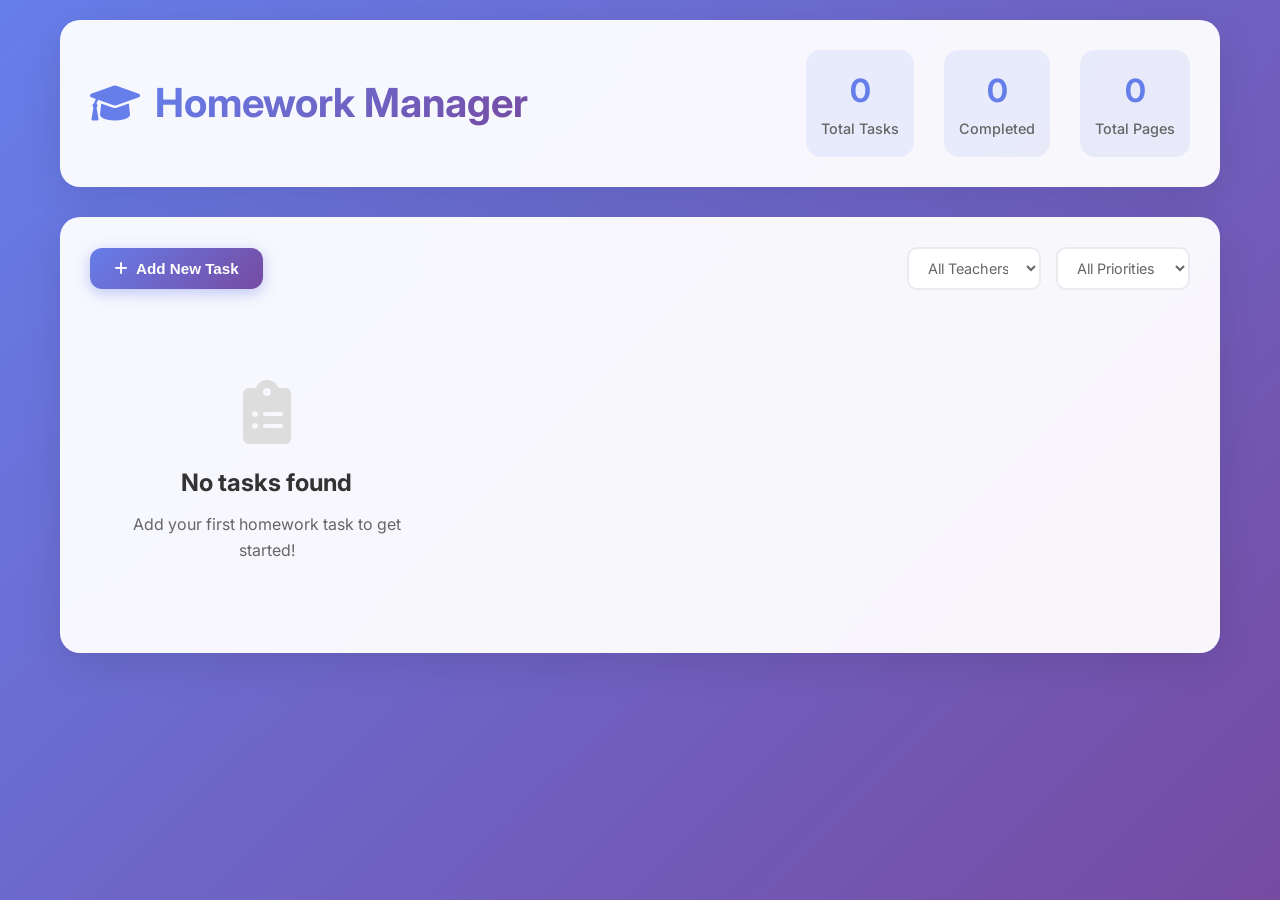
<file: index.html>
<!DOCTYPE html>
<html lang="en">
<head>
    <meta charset="UTF-8">
    <meta name="viewport" content="width=device-width, initial-scale=1.0">
    <title>Homework Todo Manager</title>
    <link rel="stylesheet" href="styles.css">
    <link href="https://cdnjs.cloudflare.com/ajax/libs/font-awesome/6.0.0/css/all.min.css" rel="stylesheet">
    <link href="https://fonts.googleapis.com/css2?family=Inter:wght@300;400;500;600;700&display=swap" rel="stylesheet">
</head>
<body>
    <div class="container">
        <header class="header">
            <div class="header-content">
                <div class="title-section">
                    <i class="fas fa-graduation-cap header-icon"></i>
                    <h1>Homework Manager</h1>
                </div>
                <div class="stats">
                    <div class="stat-item">
                        <span class="stat-number" id="totalTasks">0</span>
                        <span class="stat-label">Total Tasks</span>
                    </div>
                    <div class="stat-item">
                        <span class="stat-number" id="completedTasks">0</span>
                        <span class="stat-label">Completed</span>
                    </div>
                    <div class="stat-item">
                        <span class="stat-number" id="totalPages">0</span>
                        <span class="stat-label">Total Pages</span>
                    </div>
                </div>
            </div>
        </header>

        <div class="main-content">
            <div class="controls">
                <button class="btn btn-primary" id="addTaskBtn">
                    <i class="fas fa-plus"></i>
                    Add New Task
                </button>
                <div class="filters">
                    <select id="filterTeacher" class="filter-select">
                        <option value="">All Teachers</option>
                    </select>
                    <select id="filterPriority" class="filter-select">
                        <option value="">All Priorities</option>
                        <option value="1">Priority 1</option>
                        <option value="2">Priority 2</option>
                        <option value="3">Priority 3</option>
                        <option value="4">Priority 4</option>
                        <option value="5">Priority 5</option>
                        <option value="6">Priority 6</option>
                        <option value="7">Priority 7</option>
                        <option value="8">Priority 8</option>
                        <option value="9">Priority 9</option>
                    </select>
                </div>
            </div>

            <div class="tasks-container" id="tasksContainer">
                <!-- Tasks will be dynamically generated here -->
            </div>
        </div>

        <!-- Add Task Modal -->
        <div class="modal" id="addTaskModal">
            <div class="modal-content">
                <div class="modal-header">
                    <h2>Add New Task</h2>
                    <button class="close-btn" id="closeModal">
                        <i class="fas fa-times"></i>
                    </button>
                </div>
                <form id="taskForm">
                    <div class="form-group">
                        <label for="teacher">Teacher</label>
                        <input type="text" id="teacher" required>
                    </div>
                    <div class="form-group">
                        <label for="task">Task Description</label>
                        <textarea id="task" rows="3" required></textarea>
                    </div>
                    <div class="form-row">
                        <div class="form-group">
                            <label for="pages">Pages</label>
                            <input type="number" id="pages" min="1" required>
                        </div>
                        <div class="form-group">
                            <label for="priority">Priority</label>
                            <select id="priority" required>
                                <option value="">Select Priority</option>
                                <option value="1">1 (Highest)</option>
                                <option value="2">2</option>
                                <option value="3">3</option>
                                <option value="4">4</option>
                                <option value="5">5</option>
                                <option value="6">6</option>
                                <option value="7">7</option>
                                <option value="8">8</option>
                                <option value="9">9 (Lowest)</option>
                            </select>
                        </div>
                    </div>
                    <div class="form-group">
                        <label for="deadline">Deadline</label>
                        <input type="datetime-local" id="deadline" required>
                    </div>
                    <div class="form-actions">
                        <button type="button" class="btn btn-secondary" id="cancelBtn">Cancel</button>
                        <button type="submit" class="btn btn-primary">Add Task</button>
                    </div>
                </form>
            </div>
        </div>

        <!-- Edit Task Modal -->
        <div class="modal" id="editTaskModal">
            <div class="modal-content">
                <div class="modal-header">
                    <h2>Edit Task</h2>
                    <button class="close-btn" id="closeEditModal">
                        <i class="fas fa-times"></i>
                    </button>
                </div>
                <form id="editTaskForm">
                    <div class="form-group">
                        <label for="editTeacher">Teacher</label>
                        <input type="text" id="editTeacher" required>
                    </div>
                    <div class="form-group">
                        <label for="editTask">Task Description</label>
                        <textarea id="editTask" rows="3" required></textarea>
                    </div>
                    <div class="form-row">
                        <div class="form-group">
                            <label for="editPages">Pages</label>
                            <input type="number" id="editPages" min="1" required>
                        </div>
                        <div class="form-group">
                            <label for="editPriority">Priority</label>
                            <select id="editPriority" required>
                                <option value="">Select Priority</option>
                                <option value="1">1 (Highest)</option>
                                <option value="2">2</option>
                                <option value="3">3</option>
                                <option value="4">4</option>
                                <option value="5">5</option>
                                <option value="6">6</option>
                                <option value="7">7</option>
                                <option value="8">8</option>
                                <option value="9">9 (Lowest)</option>
                            </select>
                        </div>
                    </div>
                    <div class="form-group">
                        <label for="editDeadline">Deadline</label>
                        <input type="datetime-local" id="editDeadline" required>
                    </div>
                    <div class="form-actions">
                        <button type="button" class="btn btn-secondary" id="cancelEditBtn">Cancel</button>
                        <button type="submit" class="btn btn-primary">Save Changes</button>
                    </div>
                </form>
            </div>
        </div>
    </div>

    <script src="script.js"></script>
</body>
</html>
</file>
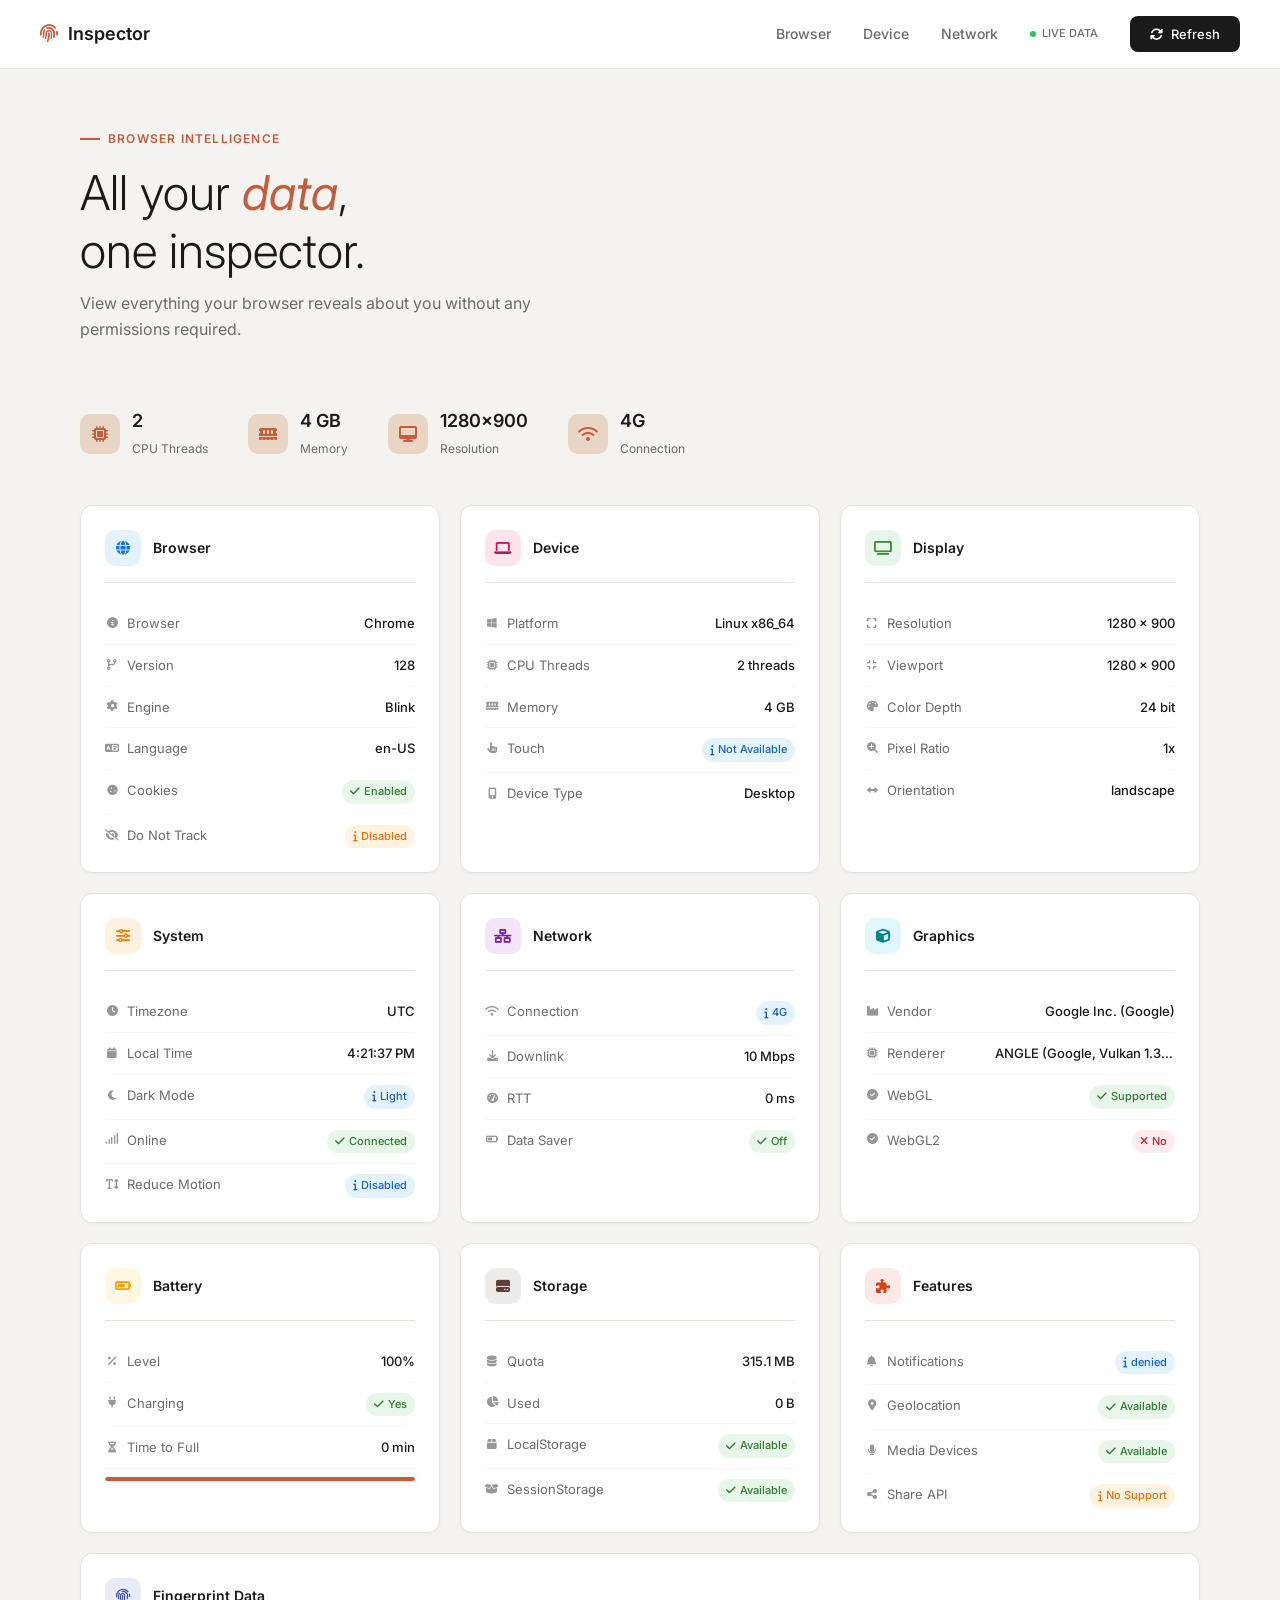
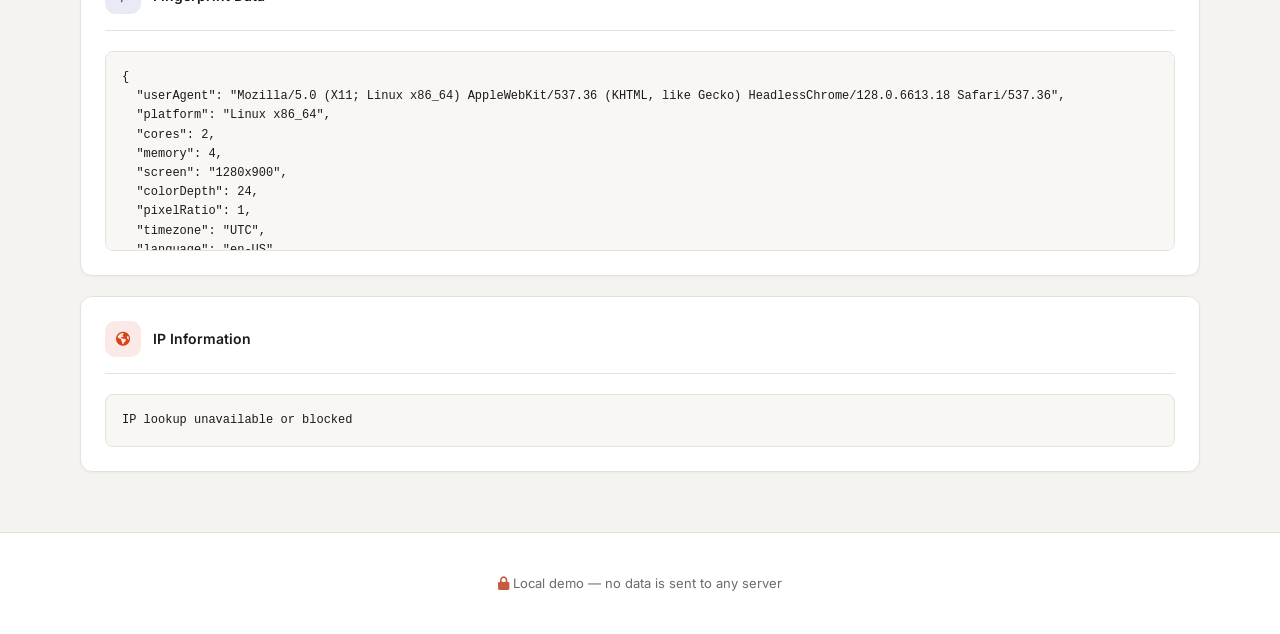
<file: something.html>
<!doctype html>
<html lang="en">
  <head>
    <meta charset="UTF-8" />
    <title>Browser Data Inspector</title>
    <meta name="viewport" content="width=device-width, initial-scale=1.0" />

    <link
      href="https://fonts.googleapis.com/css2?family=Inter:wght@300;400;500;600;700&display=swap"
      rel="stylesheet"
    />
    <link
      rel="stylesheet"
      href="https://cdnjs.cloudflare.com/ajax/libs/font-awesome/6.5.1/css/all.min.css"
    />

    <style>
      :root {
        --bg: #f5f3ef;
        --card: #ffffff;
        --soft: #f8f7f4;
        --text: #1a1a1a;
        --muted: #6b6b6b;
        --accent: #c45c3e;
        --accent-light: #e8d5c4;
        --border: #e5e2dc;
        --radius: 12px;
        --shadow: 0 1px 3px rgba(0, 0, 0, 0.04);
      }

      * {
        box-sizing: border-box;
        margin: 0;
        padding: 0;
        font-family:
          "Inter",
          system-ui,
          -apple-system,
          sans-serif;
      }

      body {
        background: var(--bg);
        color: var(--text);
        min-height: 100vh;
        line-height: 1.6;
      }

      /* Header */
      .navbar {
        background: var(--card);
        border-bottom: 1px solid var(--border);
        padding: 16px 40px;
        display: flex;
        justify-content: space-between;
        align-items: center;
        position: sticky;
        top: 0;
        z-index: 100;
      }

      .logo {
        display: flex;
        align-items: center;
        gap: 10px;
        font-weight: 600;
        font-size: 18px;
        color: var(--text);
      }

      .logo i {
        color: var(--accent);
      }

      .nav-links {
        display: flex;
        gap: 32px;
        align-items: center;
      }

      .nav-links a {
        color: var(--muted);
        text-decoration: none;
        font-size: 14px;
        font-weight: 500;
        transition: color 0.2s;
      }

      .nav-links a:hover {
        color: var(--text);
      }

      .refresh-btn {
        background: var(--text);
        color: white;
        border: none;
        padding: 10px 20px;
        border-radius: 8px;
        font-size: 13px;
        font-weight: 500;
        cursor: pointer;
        display: flex;
        align-items: center;
        gap: 8px;
        transition: opacity 0.2s;
      }

      .refresh-btn:hover {
        opacity: 0.85;
      }

      /* Hero Section */
      .hero {
        padding: 60px 40px 40px;
        max-width: 1200px;
        margin: 0 auto;
      }

      .hero-label {
        display: flex;
        align-items: center;
        gap: 8px;
        color: var(--accent);
        font-size: 12px;
        font-weight: 600;
        letter-spacing: 0.1em;
        text-transform: uppercase;
        margin-bottom: 16px;
      }

      .hero-label::before {
        content: "";
        width: 20px;
        height: 2px;
        background: var(--accent);
      }

      .hero h1 {
        font-size: 48px;
        font-weight: 300;
        line-height: 1.2;
        margin-bottom: 12px;
      }

      .hero h1 span {
        font-style: italic;
        color: var(--accent);
        font-weight: 400;
      }

      .hero p {
        color: var(--muted);
        font-size: 16px;
        max-width: 500px;
      }

      /* Stats Bar */
      .stats-bar {
        display: flex;
        gap: 40px;
        padding: 24px 40px;
        max-width: 1200px;
        margin: 0 auto;
      }

      .stat-item {
        display: flex;
        align-items: center;
        gap: 12px;
      }

      .stat-icon {
        width: 40px;
        height: 40px;
        background: var(--accent-light);
        border-radius: 10px;
        display: flex;
        align-items: center;
        justify-content: center;
        color: var(--accent);
      }

      .stat-content strong {
        display: block;
        font-size: 18px;
        font-weight: 600;
      }

      .stat-content span {
        font-size: 12px;
        color: var(--muted);
      }

      /* Main Grid */
      .container {
        max-width: 1200px;
        margin: 0 auto;
        padding: 20px 40px 60px;
      }

      .grid {
        display: grid;
        grid-template-columns: repeat(3, 1fr);
        gap: 20px;
      }

      @media (max-width: 900px) {
        .grid {
          grid-template-columns: repeat(2, 1fr);
        }
      }

      @media (max-width: 600px) {
        .grid {
          grid-template-columns: 1fr;
        }
        .hero h1 {
          font-size: 32px;
        }
        .stats-bar {
          flex-wrap: wrap;
          gap: 20px;
        }
      }

      .card {
        background: var(--card);
        border-radius: var(--radius);
        padding: 24px;
        border: 1px solid var(--border);
        box-shadow: var(--shadow);
        transition: box-shadow 0.2s;
      }

      .card:hover {
        box-shadow: 0 4px 12px rgba(0, 0, 0, 0.06);
      }

      .card-header {
        display: flex;
        align-items: center;
        gap: 12px;
        margin-bottom: 20px;
        padding-bottom: 16px;
        border-bottom: 1px solid var(--border);
      }

      .card-icon {
        width: 36px;
        height: 36px;
        border-radius: 10px;
        display: flex;
        align-items: center;
        justify-content: center;
        font-size: 14px;
      }

      .card-icon.browser {
        background: #e3f2fd;
        color: #1976d2;
      }
      .card-icon.device {
        background: #fce4ec;
        color: #c2185b;
      }
      .card-icon.screen {
        background: #e8f5e9;
        color: #388e3c;
      }
      .card-icon.system {
        background: #fff3e0;
        color: #f57c00;
      }
      .card-icon.network {
        background: #f3e5f5;
        color: #7b1fa2;
      }
      .card-icon.gpu {
        background: #e0f7fa;
        color: #00838f;
      }
      .card-icon.battery {
        background: #fff8e1;
        color: #ffa000;
      }
      .card-icon.storage {
        background: #efebe9;
        color: #5d4037;
      }
      .card-icon.location {
        background: #fbe9e7;
        color: #d84315;
      }
      .card-icon.fingerprint {
        background: #e8eaf6;
        color: #3949ab;
      }

      .card h3 {
        font-size: 14px;
        font-weight: 600;
        color: var(--text);
      }

      .item {
        display: flex;
        justify-content: space-between;
        align-items: flex-start;
        padding: 10px 0;
        border-bottom: 1px solid var(--soft);
        font-size: 13px;
        gap: 12px;
      }

      .item:last-child {
        border-bottom: none;
        padding-bottom: 0;
      }

      .item-label {
        color: var(--muted);
        display: flex;
        align-items: center;
        gap: 8px;
        flex-shrink: 0;
      }

      .item-label i {
        width: 14px;
        text-align: center;
        font-size: 11px;
        opacity: 0.7;
      }

      .item-value {
        color: var(--text);
        font-weight: 500;
        text-align: right;
        word-break: break-word;
        max-width: 180px;
      }

      .item-value.truncate {
        white-space: nowrap;
        overflow: hidden;
        text-overflow: ellipsis;
      }

      .badge {
        display: inline-flex;
        align-items: center;
        gap: 4px;
        padding: 3px 8px;
        border-radius: 20px;
        font-size: 11px;
        font-weight: 500;
      }

      .badge.success {
        background: #e8f5e9;
        color: #2e7d32;
      }
      .badge.warning {
        background: #fff3e0;
        color: #ef6c00;
      }
      .badge.error {
        background: #ffebee;
        color: #c62828;
      }
      .badge.info {
        background: #e3f2fd;
        color: #1565c0;
      }

      .big {
        grid-column: span 3;
      }

      @media (max-width: 900px) {
        .big {
          grid-column: span 2;
        }
      }

      @media (max-width: 600px) {
        .big {
          grid-column: span 1;
        }
      }

      pre {
        background: var(--soft);
        padding: 16px;
        border-radius: 8px;
        overflow: auto;
        font-size: 12px;
        font-family: "SF Mono", Monaco, "Cascadia Code", monospace;
        line-height: 1.6;
        color: var(--text);
        border: 1px solid var(--border);
        max-height: 200px;
      }

      .footer {
        text-align: center;
        padding: 40px;
        color: var(--muted);
        font-size: 13px;
        border-top: 1px solid var(--border);
        background: var(--card);
      }

      .footer i {
        color: var(--accent);
      }

      /* Live indicator */
      .live-badge {
        display: flex;
        align-items: center;
        gap: 6px;
        font-size: 11px;
        color: var(--muted);
        font-weight: 500;
      }

      .live-dot {
        width: 6px;
        height: 6px;
        background: #22c55e;
        border-radius: 50%;
        animation: pulse 2s infinite;
      }

      @keyframes pulse {
        0%,
        100% {
          opacity: 1;
        }
        50% {
          opacity: 0.5;
        }
      }

      /* Progress bars for visual data */
      .progress-bar {
        height: 4px;
        background: var(--soft);
        border-radius: 2px;
        overflow: hidden;
        margin-top: 8px;
      }

      .progress-fill {
        height: 100%;
        background: var(--accent);
        border-radius: 2px;
        transition: width 0.3s;
      }
    </style>
  </head>

  <body>
    <!-- Navbar -->
    <nav class="navbar">
      <div class="logo">
        <i class="fas fa-fingerprint"></i>
        Inspector
      </div>
      <div class="nav-links">
        <a href="#browser">Browser</a>
        <a href="#device">Device</a>
        <a href="#network">Network</a>
        <div class="live-badge">
          <span class="live-dot"></span>
          LIVE DATA
        </div>
        <button class="refresh-btn" onclick="collect()">
          <i class="fas fa-sync-alt"></i>
          Refresh
        </button>
      </div>
    </nav>

    <!-- Hero -->
    <div class="hero">
      <div class="hero-label">Browser Intelligence</div>
      <h1>All your <span>data</span>,<br />one inspector.</h1>
      <p>
        View everything your browser reveals about you without any permissions
        required.
      </p>
    </div>

    <!-- Stats Bar -->
    <div class="stats-bar">
      <div class="stat-item">
        <div class="stat-icon"><i class="fas fa-microchip"></i></div>
        <div class="stat-content">
          <strong id="stat-cores">-</strong>
          <span>CPU Threads</span>
        </div>
      </div>
      <div class="stat-item">
        <div class="stat-icon"><i class="fas fa-memory"></i></div>
        <div class="stat-content">
          <strong id="stat-memory">-</strong>
          <span>Memory</span>
        </div>
      </div>
      <div class="stat-item">
        <div class="stat-icon"><i class="fas fa-desktop"></i></div>
        <div class="stat-content">
          <strong id="stat-screen">-</strong>
          <span>Resolution</span>
        </div>
      </div>
      <div class="stat-item">
        <div class="stat-icon"><i class="fas fa-wifi"></i></div>
        <div class="stat-content">
          <strong id="stat-connection">-</strong>
          <span>Connection</span>
        </div>
      </div>
    </div>

    <!-- Main Content -->
    <div class="container">
      <div class="grid">
        <!-- Browser Card -->
        <div class="card" id="browser">
          <div class="card-header">
            <div class="card-icon browser"><i class="fas fa-globe"></i></div>
            <h3>Browser</h3>
          </div>
          <div class="item">
            <span class="item-label"
              ><i class="fas fa-info-circle"></i>Browser</span
            >
            <span class="item-value" id="browser-name">-</span>
          </div>
          <div class="item">
            <span class="item-label"
              ><i class="fas fa-code-branch"></i>Version</span
            >
            <span class="item-value" id="browser-version">-</span>
          </div>
          <div class="item">
            <span class="item-label"><i class="fas fa-cog"></i>Engine</span>
            <span class="item-value" id="browser-engine">-</span>
          </div>
          <div class="item">
            <span class="item-label"
              ><i class="fas fa-language"></i>Language</span
            >
            <span class="item-value" id="lang">-</span>
          </div>
          <div class="item">
            <span class="item-label"><i class="fas fa-cookie"></i>Cookies</span>
            <span class="item-value" id="cookies">-</span>
          </div>
          <div class="item">
            <span class="item-label"
              ><i class="fas fa-eye-slash"></i>Do Not Track</span
            >
            <span class="item-value" id="dnt">-</span>
          </div>
        </div>

        <!-- Device Card -->
        <div class="card" id="device">
          <div class="card-header">
            <div class="card-icon device"><i class="fas fa-laptop"></i></div>
            <h3>Device</h3>
          </div>
          <div class="item">
            <span class="item-label"
              ><i class="fab fa-windows"></i>Platform</span
            >
            <span class="item-value" id="platform">-</span>
          </div>
          <div class="item">
            <span class="item-label"
              ><i class="fas fa-microchip"></i>CPU Threads</span
            >
            <span class="item-value" id="cores">-</span>
          </div>
          <div class="item">
            <span class="item-label"><i class="fas fa-memory"></i>Memory</span>
            <span class="item-value" id="memory">-</span>
          </div>
          <div class="item">
            <span class="item-label"
              ><i class="fas fa-hand-pointer"></i>Touch</span
            >
            <span class="item-value" id="touch">-</span>
          </div>
          <div class="item">
            <span class="item-label"
              ><i class="fas fa-mobile-alt"></i>Device Type</span
            >
            <span class="item-value" id="device-type">-</span>
          </div>
        </div>

        <!-- Screen Card -->
        <div class="card">
          <div class="card-header">
            <div class="card-icon screen"><i class="fas fa-tv"></i></div>
            <h3>Display</h3>
          </div>
          <div class="item">
            <span class="item-label"
              ><i class="fas fa-expand"></i>Resolution</span
            >
            <span class="item-value" id="res">-</span>
          </div>
          <div class="item">
            <span class="item-label"
              ><i class="fas fa-compress"></i>Viewport</span
            >
            <span class="item-value" id="viewport">-</span>
          </div>
          <div class="item">
            <span class="item-label"
              ><i class="fas fa-palette"></i>Color Depth</span
            >
            <span class="item-value" id="depth">-</span>
          </div>
          <div class="item">
            <span class="item-label"
              ><i class="fas fa-search-plus"></i>Pixel Ratio</span
            >
            <span class="item-value" id="pixel-ratio">-</span>
          </div>
          <div class="item">
            <span class="item-label"
              ><i class="fas fa-arrows-alt-h"></i>Orientation</span
            >
            <span class="item-value" id="orientation">-</span>
          </div>
        </div>

        <!-- System Card -->
        <div class="card">
          <div class="card-header">
            <div class="card-icon system"><i class="fas fa-sliders-h"></i></div>
            <h3>System</h3>
          </div>
          <div class="item">
            <span class="item-label"><i class="fas fa-clock"></i>Timezone</span>
            <span class="item-value" id="tz">-</span>
          </div>
          <div class="item">
            <span class="item-label"
              ><i class="fas fa-calendar"></i>Local Time</span
            >
            <span class="item-value" id="local-time">-</span>
          </div>
          <div class="item">
            <span class="item-label"><i class="fas fa-moon"></i>Dark Mode</span>
            <span class="item-value" id="dark">-</span>
          </div>
          <div class="item">
            <span class="item-label"><i class="fas fa-signal"></i>Online</span>
            <span class="item-value" id="online">-</span>
          </div>
          <div class="item">
            <span class="item-label"
              ><i class="fas fa-text-height"></i>Reduce Motion</span
            >
            <span class="item-value" id="reduce-motion">-</span>
          </div>
        </div>

        <!-- Network Card -->
        <div class="card" id="network">
          <div class="card-header">
            <div class="card-icon network">
              <i class="fas fa-network-wired"></i>
            </div>
            <h3>Network</h3>
          </div>
          <div class="item">
            <span class="item-label"
              ><i class="fas fa-wifi"></i>Connection</span
            >
            <span class="item-value" id="net">-</span>
          </div>
          <div class="item">
            <span class="item-label"
              ><i class="fas fa-download"></i>Downlink</span
            >
            <span class="item-value" id="down">-</span>
          </div>
          <div class="item">
            <span class="item-label"
              ><i class="fas fa-tachometer-alt"></i>RTT</span
            >
            <span class="item-value" id="rtt">-</span>
          </div>
          <div class="item">
            <span class="item-label"
              ><i class="fas fa-battery-half"></i>Data Saver</span
            >
            <span class="item-value" id="data-saver">-</span>
          </div>
        </div>

        <!-- GPU Card -->
        <div class="card">
          <div class="card-header">
            <div class="card-icon gpu"><i class="fas fa-cube"></i></div>
            <h3>Graphics</h3>
          </div>
          <div class="item">
            <span class="item-label"
              ><i class="fas fa-industry"></i>Vendor</span
            >
            <span class="item-value truncate" id="gpuv">-</span>
          </div>
          <div class="item">
            <span class="item-label"
              ><i class="fas fa-microchip"></i>Renderer</span
            >
            <span class="item-value truncate" id="gpur">-</span>
          </div>
          <div class="item">
            <span class="item-label"
              ><i class="fas fa-check-circle"></i>WebGL</span
            >
            <span class="item-value" id="webgl">-</span>
          </div>
          <div class="item">
            <span class="item-label"
              ><i class="fas fa-check-circle"></i>WebGL2</span
            >
            <span class="item-value" id="webgl2">-</span>
          </div>
        </div>

        <!-- Battery Card -->
        <div class="card">
          <div class="card-header">
            <div class="card-icon battery">
              <i class="fas fa-battery-three-quarters"></i>
            </div>
            <h3>Battery</h3>
          </div>
          <div class="item">
            <span class="item-label"
              ><i class="fas fa-percentage"></i>Level</span
            >
            <span class="item-value" id="battery-level">-</span>
          </div>
          <div class="item">
            <span class="item-label"><i class="fas fa-plug"></i>Charging</span>
            <span class="item-value" id="battery-charging">-</span>
          </div>
          <div class="item">
            <span class="item-label"
              ><i class="fas fa-hourglass-half"></i>Time to Full</span
            >
            <span class="item-value" id="battery-time">-</span>
          </div>
          <div id="battery-bar" style="display: none">
            <div class="progress-bar">
              <div
                class="progress-fill"
                id="battery-progress"
                style="width: 0%"
              ></div>
            </div>
          </div>
        </div>

        <!-- Storage Card -->
        <div class="card">
          <div class="card-header">
            <div class="card-icon storage"><i class="fas fa-hdd"></i></div>
            <h3>Storage</h3>
          </div>
          <div class="item">
            <span class="item-label"><i class="fas fa-database"></i>Quota</span>
            <span class="item-value" id="storage-quota">-</span>
          </div>
          <div class="item">
            <span class="item-label"><i class="fas fa-chart-pie"></i>Used</span>
            <span class="item-value" id="storage-used">-</span>
          </div>
          <div class="item">
            <span class="item-label"
              ><i class="fas fa-box"></i>LocalStorage</span
            >
            <span class="item-value" id="local-storage">-</span>
          </div>
          <div class="item">
            <span class="item-label"
              ><i class="fas fa-box-open"></i>SessionStorage</span
            >
            <span class="item-value" id="session-storage">-</span>
          </div>
        </div>

        <!-- Features Card -->
        <div class="card">
          <div class="card-header">
            <div class="card-icon location">
              <i class="fas fa-puzzle-piece"></i>
            </div>
            <h3>Features</h3>
          </div>
          <div class="item">
            <span class="item-label"
              ><i class="fas fa-bell"></i>Notifications</span
            >
            <span class="item-value" id="notifications">-</span>
          </div>
          <div class="item">
            <span class="item-label"
              ><i class="fas fa-map-marker-alt"></i>Geolocation</span
            >
            <span class="item-value" id="geolocation">-</span>
          </div>
          <div class="item">
            <span class="item-label"
              ><i class="fas fa-microphone"></i>Media Devices</span
            >
            <span class="item-value" id="media-devices">-</span>
          </div>
          <div class="item">
            <span class="item-label"
              ><i class="fas fa-share-alt"></i>Share API</span
            >
            <span class="item-value" id="share-api">-</span>
          </div>
        </div>

        <!-- Fingerprint Card -->
        <div class="card big">
          <div class="card-header">
            <div class="card-icon fingerprint">
              <i class="fas fa-fingerprint"></i>
            </div>
            <h3>Fingerprint Data</h3>
          </div>
          <pre id="fingerprint"></pre>
        </div>

        <!-- IP Card -->
        <div class="card big">
          <div class="card-header">
            <div class="card-icon location">
              <i class="fas fa-globe-americas"></i>
            </div>
            <h3>IP Information</h3>
          </div>
          <pre id="ip"></pre>
        </div>
      </div>
    </div>

    <!-- Footer -->
    <div class="footer">
      <i class="fas fa-lock"></i> Local demo — no data is sent to any server
    </div>

    <script>
      function getBrowserInfo() {
        const ua = navigator.userAgent;
        let browser = "Unknown",
          version = "",
          engine = "Unknown";

        if (ua.includes("Firefox/")) {
          browser = "Firefox";
          version = ua.match(/Firefox\/(\d+)/)?.[1] || "";
          engine = "Gecko";
        } else if (ua.includes("Edg/")) {
          browser = "Edge";
          version = ua.match(/Edg\/(\d+)/)?.[1] || "";
          engine = "Blink";
        } else if (ua.includes("Chrome/")) {
          browser = "Chrome";
          version = ua.match(/Chrome\/(\d+)/)?.[1] || "";
          engine = "Blink";
        } else if (ua.includes("Safari/") && !ua.includes("Chrome")) {
          browser = "Safari";
          version = ua.match(/Version\/(\d+)/)?.[1] || "";
          engine = "WebKit";
        }

        return { browser, version, engine };
      }

      function getDeviceType() {
        const ua = navigator.userAgent;
        if (/Mobi|Android/i.test(ua)) return "Mobile";
        if (/Tablet|iPad/i.test(ua)) return "Tablet";
        return "Desktop";
      }

      function formatBytes(bytes) {
        if (bytes === 0) return "0 B";
        const k = 1024;
        const sizes = ["B", "KB", "MB", "GB", "TB"];
        const i = Math.floor(Math.log(bytes) / Math.log(k));
        return parseFloat((bytes / Math.pow(k, i)).toFixed(2)) + " " + sizes[i];
      }

      function badge(value, type) {
        const icon =
          type === "success" ? "check" : type === "error" ? "times" : "info";
        return `<span class="badge ${type}"><i class="fas fa-${icon}"></i> ${value}</span>`;
      }

      async function collect() {
        // Browser info
        const browserInfo = getBrowserInfo();
        document.getElementById("browser-name").textContent =
          browserInfo.browser;
        document.getElementById("browser-version").textContent =
          browserInfo.version;
        document.getElementById("browser-engine").textContent =
          browserInfo.engine;
        document.getElementById("platform").textContent = navigator.platform;
        document.getElementById("lang").textContent = navigator.language;
        document.getElementById("cookies").innerHTML = navigator.cookieEnabled
          ? badge("Enabled", "success")
          : badge("Disabled", "error");
        document.getElementById("dnt").innerHTML =
          navigator.doNotTrack === "1"
            ? badge("Enabled", "success")
            : badge("Disabled", "warning");

        // Device
        const cores = navigator.hardwareConcurrency || "N/A";
        const memory = navigator.deviceMemory
          ? navigator.deviceMemory + " GB"
          : "N/A";
        document.getElementById("cores").textContent = cores + " threads";
        document.getElementById("memory").textContent = memory;
        document.getElementById("touch").innerHTML =
          "ontouchstart" in window
            ? badge("Supported", "success")
            : badge("Not Available", "info");
        document.getElementById("device-type").textContent = getDeviceType();

        // Stats bar
        document.getElementById("stat-cores").textContent = cores;
        document.getElementById("stat-memory").textContent = memory;
        document.getElementById("stat-screen").textContent =
          screen.width + "×" + screen.height;

        // Screen
        document.getElementById("res").textContent =
          screen.width + " × " + screen.height;
        document.getElementById("viewport").textContent =
          window.innerWidth + " × " + window.innerHeight;
        document.getElementById("depth").textContent =
          screen.colorDepth + " bit";
        document.getElementById("pixel-ratio").textContent =
          window.devicePixelRatio + "x";
        document.getElementById("orientation").textContent =
          screen.orientation?.type?.split("-")[0] || "N/A";

        // System
        document.getElementById("tz").textContent =
          Intl.DateTimeFormat().resolvedOptions().timeZone;
        document.getElementById("local-time").textContent =
          new Date().toLocaleTimeString();
        document.getElementById("dark").innerHTML = matchMedia(
          "(prefers-color-scheme: dark)",
        ).matches
          ? badge("Active", "info")
          : badge("Light", "info");
        document.getElementById("online").innerHTML = navigator.onLine
          ? badge("Connected", "success")
          : badge("Offline", "error");
        document.getElementById("reduce-motion").innerHTML = matchMedia(
          "(prefers-reduced-motion: reduce)",
        ).matches
          ? badge("Enabled", "info")
          : badge("Disabled", "info");

        // Network
        if (navigator.connection) {
          const conn = navigator.connection;
          document.getElementById("net").innerHTML = badge(
            conn.effectiveType?.toUpperCase(),
            "info",
          );
          document.getElementById("down").textContent = conn.downlink + " Mbps";
          document.getElementById("rtt").textContent = conn.rtt + " ms";
          document.getElementById("data-saver").innerHTML = conn.saveData
            ? badge("On", "warning")
            : badge("Off", "success");
          document.getElementById("stat-connection").textContent =
            conn.effectiveType?.toUpperCase();
        } else {
          document.getElementById("stat-connection").textContent = "N/A";
        }

        // GPU
        const canvas = document.createElement("canvas");
        const gl = canvas.getContext("webgl");
        const gl2 = canvas.getContext("webgl2");

        document.getElementById("webgl").innerHTML = gl
          ? badge("Supported", "success")
          : badge("No", "error");
        document.getElementById("webgl2").innerHTML = gl2
          ? badge("Supported", "success")
          : badge("No", "error");

        if (gl) {
          const debugInfo = gl.getExtension("WEBGL_debug_renderer_info");
          if (debugInfo) {
            document.getElementById("gpuv").textContent = gl.getParameter(
              debugInfo.UNMASKED_VENDOR_WEBGL,
            );
            document.getElementById("gpur").textContent = gl.getParameter(
              debugInfo.UNMASKED_RENDERER_WEBGL,
            );
          }
        }

        // Battery
        if (navigator.getBattery) {
          try {
            const battery = await navigator.getBattery();
            const level = Math.round(battery.level * 100);
            document.getElementById("battery-level").textContent = level + "%";
            document.getElementById("battery-charging").innerHTML =
              battery.charging ? badge("Yes", "success") : badge("No", "info");

            let timeText = "N/A";
            if (battery.charging && battery.chargingTime !== Infinity) {
              timeText = Math.round(battery.chargingTime / 60) + " min";
            } else if (
              !battery.charging &&
              battery.dischargingTime !== Infinity
            ) {
              timeText = Math.round(battery.dischargingTime / 60) + " min left";
            }
            document.getElementById("battery-time").textContent = timeText;

            document.getElementById("battery-bar").style.display = "block";
            document.getElementById("battery-progress").style.width =
              level + "%";
          } catch (e) {
            document.getElementById("battery-level").textContent = "N/A";
          }
        }

        // Storage
        if (navigator.storage && navigator.storage.estimate) {
          const estimate = await navigator.storage.estimate();
          document.getElementById("storage-quota").textContent = formatBytes(
            estimate.quota,
          );
          document.getElementById("storage-used").textContent = formatBytes(
            estimate.usage,
          );
        }
        document.getElementById("local-storage").innerHTML = window.localStorage
          ? badge("Available", "success")
          : badge("No", "error");
        document.getElementById("session-storage").innerHTML =
          window.sessionStorage
            ? badge("Available", "success")
            : badge("No", "error");

        // Features
        document.getElementById("notifications").innerHTML =
          "Notification" in window
            ? badge(Notification.permission, "info")
            : badge("No", "error");
        document.getElementById("geolocation").innerHTML =
          "geolocation" in navigator
            ? badge("Available", "success")
            : badge("No", "error");
        document.getElementById("media-devices").innerHTML =
          navigator.mediaDevices
            ? badge("Available", "success")
            : badge("No", "error");
        document.getElementById("share-api").innerHTML = navigator.share
          ? badge("Supported", "success")
          : badge("No Support", "warning");

        // Fingerprint
        const fingerprint = {
          userAgent: navigator.userAgent,
          platform: navigator.platform,
          cores: navigator.hardwareConcurrency,
          memory: navigator.deviceMemory,
          screen: screen.width + "x" + screen.height,
          colorDepth: screen.colorDepth,
          pixelRatio: window.devicePixelRatio,
          timezone: Intl.DateTimeFormat().resolvedOptions().timeZone,
          language: navigator.language,
          languages: navigator.languages,
          touchPoints: navigator.maxTouchPoints,
          cookiesEnabled: navigator.cookieEnabled,
          doNotTrack: navigator.doNotTrack,
        };

        document.getElementById("fingerprint").textContent = JSON.stringify(
          fingerprint,
          null,
          2,
        );

        // IP Info
        try {
          const res = await fetch("https://ipapi.co/json/");
          const data = await res.json();
          const formatted = {
            ip: data.ip,
            city: data.city,
            region: data.region,
            country: data.country_name,
            postal: data.postal,
            timezone: data.timezone,
            isp: data.org,
            asn: data.asn,
          };
          document.getElementById("ip").textContent = JSON.stringify(
            formatted,
            null,
            2,
          );
        } catch (e) {
          document.getElementById("ip").textContent =
            "IP lookup unavailable or blocked";
        }
      }

      collect();

      // Update time every second
      setInterval(() => {
        document.getElementById("local-time").textContent =
          new Date().toLocaleTimeString();
      }, 1000);
    </script>
  </body>
</html>
</file>
<file: styles.css>
/* Reset and Base Styles */
* {
    margin: 0;
    padding: 0;
    box-sizing: border-box;
}

body {
    font-family: 'Inter', -apple-system, BlinkMacSystemFont, 'Segoe UI', Roboto, sans-serif;
    background: linear-gradient(135deg, #667eea 0%, #764ba2 100%);
    min-height: 100vh;
    color: #333;
    line-height: 1.6;
}

/* Container */
.container {
    max-width: 1200px;
    margin: 0 auto;
    padding: 20px;
    min-height: 100vh;
}

/* Header */
.header {
    background: rgba(255, 255, 255, 0.95);
    backdrop-filter: blur(20px);
    border-radius: 20px;
    padding: 30px;
    margin-bottom: 30px;
    box-shadow: 0 10px 40px rgba(0, 0, 0, 0.1);
    animation: slideDown 0.6s ease-out;
}

.header-content {
    display: flex;
    justify-content: space-between;
    align-items: center;
    flex-wrap: wrap;
    gap: 20px;
}

.title-section {
    display: flex;
    align-items: center;
    gap: 15px;
}

.header-icon {
    font-size: 2.5rem;
    color: #667eea;
    animation: bounce 2s infinite;
}

.title-section h1 {
    font-size: 2.5rem;
    font-weight: 700;
    background: linear-gradient(135deg, #667eea, #764ba2);
    -webkit-background-clip: text;
    -webkit-text-fill-color: transparent;
    background-clip: text;
}

.stats {
    display: flex;
    gap: 30px;
}

.stat-item {
    text-align: center;
    padding: 15px;
    background: rgba(102, 126, 234, 0.1);
    border-radius: 15px;
    min-width: 80px;
    transition: transform 0.3s ease;
}

.stat-item:hover {
    transform: translateY(-5px);
}

.stat-number {
    display: block;
    font-size: 2rem;
    font-weight: 700;
    color: #667eea;
}

.stat-label {
    font-size: 0.9rem;
    color: #666;
    font-weight: 500;
}

/* Main Content */
.main-content {
    background: rgba(255, 255, 255, 0.95);
    backdrop-filter: blur(20px);
    border-radius: 20px;
    padding: 30px;
    box-shadow: 0 10px 40px rgba(0, 0, 0, 0.1);
    animation: slideUp 0.6s ease-out 0.2s both;
}

/* Controls */
.controls {
    display: flex;
    justify-content: space-between;
    align-items: center;
    margin-bottom: 30px;
    flex-wrap: wrap;
    gap: 20px;
}

.btn {
    padding: 12px 24px;
    border: none;
    border-radius: 12px;
    font-weight: 600;
    cursor: pointer;
    transition: all 0.3s ease;
    font-size: 0.95rem;
    display: inline-flex;
    align-items: center;
    gap: 8px;
    text-decoration: none;
}

.btn-primary {
    background: linear-gradient(135deg, #667eea, #764ba2);
    color: white;
    box-shadow: 0 4px 15px rgba(102, 126, 234, 0.4);
}

.btn-primary:hover {
    transform: translateY(-2px);
    box-shadow: 0 8px 25px rgba(102, 126, 234, 0.6);
}

.btn-secondary {
    background: #f8f9fa;
    color: #666;
    border: 2px solid #e9ecef;
}

.btn-secondary:hover {
    background: #e9ecef;
    border-color: #dee2e6;
}

.filters {
    display: flex;
    gap: 15px;
}

.filter-select {
    padding: 10px 15px;
    border: 2px solid #e9ecef;
    border-radius: 10px;
    background: white;
    font-size: 0.9rem;
    color: #666;
    cursor: pointer;
    transition: border-color 0.3s ease;
}

.filter-select:focus {
    outline: none;
    border-color: #667eea;
}

/* Tasks Container */
.tasks-container {
    display: grid;
    gap: 20px;
    grid-template-columns: repeat(auto-fill, minmax(350px, 1fr));
}

/* Task Card */
.task-card {
    background: white;
    border-radius: 15px;
    padding: 25px;
    box-shadow: 0 5px 20px rgba(0, 0, 0, 0.08);
    transition: all 0.3s ease;
    border-left: 4px solid #667eea;
    position: relative;
    overflow: hidden;
    animation: fadeInUp 0.5s ease-out;
}

.task-card:hover {
    transform: translateY(-5px);
    box-shadow: 0 15px 40px rgba(0, 0, 0, 0.15);
}

.task-card.completed {
    opacity: 0.7;
    border-left-color: #28a745;
}

.task-card.completed::before {
    content: '';
    position: absolute;
    top: 0;
    left: 0;
    right: 0;
    bottom: 0;
    background: linear-gradient(45deg, transparent 49%, rgba(40, 167, 69, 0.1) 50%, transparent 51%);
    pointer-events: none;
}

.task-header {
    display: flex;
    justify-content: space-between;
    align-items: flex-start;
    margin-bottom: 15px;
}

.teacher-tag {
    background: linear-gradient(135deg, #667eea, #764ba2);
    color: white;
    padding: 6px 12px;
    border-radius: 20px;
    font-size: 0.85rem;
    font-weight: 600;
    text-transform: uppercase;
    letter-spacing: 0.5px;
}

.priority-badge {
    width: 35px;
    height: 35px;
    border-radius: 50%;
    display: flex;
    align-items: center;
    justify-content: center;
    font-weight: 700;
    color: white;
    font-size: 0.9rem;
}

.priority-1, .priority-2, .priority-3 { background: #dc3545; }
.priority-4, .priority-5, .priority-6 { background: #ffc107; color: #333; }
.priority-7, .priority-8, .priority-9 { background: #28a745; }

.task-description {
    font-size: 1.1rem;
    color: #333;
    margin-bottom: 20px;
    line-height: 1.6;
    font-weight: 500;
}

.task-meta {
    display: grid;
    grid-template-columns: 1fr 1fr;
    gap: 15px;
    margin-bottom: 20px;
}

.meta-item {
    display: flex;
    align-items: center;
    gap: 8px;
    color: #666;
    font-size: 0.9rem;
}

.meta-item i {
    color: #667eea;
    width: 16px;
}

.deadline {
    color: #dc3545;
    font-weight: 600;
}

.deadline.soon {
    animation: pulse 2s infinite;
}

.task-actions {
    display: flex;
    gap: 10px;
    justify-content: flex-end;
}

.btn-small {
    padding: 8px 12px;
    font-size: 0.85rem;
    border-radius: 8px;
}

.btn-success {
    background: #28a745;
    color: white;
}

.btn-warning {
    background: #ffc107;
    color: #333;
}

.btn-danger {
    background: #dc3545;
    color: white;
}

.btn-small:hover {
    transform: scale(1.05);
}

/* Modal Styles */
.modal {
    display: none;
    position: fixed;
    top: 0;
    left: 0;
    width: 100%;
    height: 100%;
    background: rgba(0, 0, 0, 0.7);
    backdrop-filter: blur(5px);
    z-index: 1000;
    animation: fadeIn 0.3s ease-out;
}

.modal.show {
    display: flex;
    align-items: center;
    justify-content: center;
}

.modal-content {
    background: white;
    border-radius: 20px;
    padding: 30px;
    width: 90%;
    max-width: 500px;
    max-height: 90vh;
    overflow-y: auto;
    animation: scaleIn 0.3s ease-out;
}

.modal-header {
    display: flex;
    justify-content: space-between;
    align-items: center;
    margin-bottom: 25px;
    padding-bottom: 15px;
    border-bottom: 2px solid #f8f9fa;
}

.modal-header h2 {
    color: #333;
    font-weight: 700;
}

.close-btn {
    background: none;
    border: none;
    font-size: 1.5rem;
    color: #666;
    cursor: pointer;
    padding: 5px;
    border-radius: 50%;
    transition: all 0.3s ease;
}

.close-btn:hover {
    background: #f8f9fa;
    color: #333;
}

/* Form Styles */
.form-group {
    margin-bottom: 20px;
}

.form-row {
    display: grid;
    grid-template-columns: 1fr 1fr;
    gap: 15px;
}

label {
    display: block;
    margin-bottom: 8px;
    font-weight: 600;
    color: #333;
}

input, textarea, select {
    width: 100%;
    padding: 12px 15px;
    border: 2px solid #e9ecef;
    border-radius: 10px;
    font-size: 0.95rem;
    transition: border-color 0.3s ease;
    font-family: inherit;
}

input:focus, textarea:focus, select:focus {
    outline: none;
    border-color: #667eea;
    box-shadow: 0 0 0 3px rgba(102, 126, 234, 0.1);
}

textarea {
    resize: vertical;
    min-height: 80px;
}

.form-actions {
    display: flex;
    gap: 15px;
    justify-content: flex-end;
    margin-top: 30px;
    padding-top: 20px;
    border-top: 2px solid #f8f9fa;
}

/* Empty State */
.empty-state {
    text-align: center;
    padding: 60px 20px;
    color: #666;
}

.empty-state i {
    font-size: 4rem;
    color: #ddd;
    margin-bottom: 20px;
}

.empty-state h3 {
    font-size: 1.5rem;
    margin-bottom: 10px;
    color: #333;
}

/* Animations */
@keyframes slideDown {
    from {
        transform: translateY(-30px);
        opacity: 0;
    }
    to {
        transform: translateY(0);
        opacity: 1;
    }
}

@keyframes slideUp {
    from {
        transform: translateY(30px);
        opacity: 0;
    }
    to {
        transform: translateY(0);
        opacity: 1;
    }
}

@keyframes fadeInUp {
    from {
        transform: translateY(20px);
        opacity: 0;
    }
    to {
        transform: translateY(0);
        opacity: 1;
    }
}

@keyframes fadeIn {
    from { opacity: 0; }
    to { opacity: 1; }
}

@keyframes scaleIn {
    from {
        transform: scale(0.9);
        opacity: 0;
    }
    to {
        transform: scale(1);
        opacity: 1;
    }
}

@keyframes bounce {
    0%, 20%, 50%, 80%, 100% {
        transform: translateY(0);
    }
    40% {
        transform: translateY(-10px);
    }
    60% {
        transform: translateY(-5px);
    }
}

@keyframes pulse {
    0% {
        opacity: 1;
    }
    50% {
        opacity: 0.7;
    }
    100% {
        opacity: 1;
    }
}

/* Responsive Design */
@media (max-width: 768px) {
    .container {
        padding: 15px;
    }
    
    .header-content {
        flex-direction: column;
        text-align: center;
    }
    
    .stats {
        flex-wrap: wrap;
        justify-content: center;
    }
    
    .controls {
        flex-direction: column;
        align-items: stretch;
    }
    
    .filters {
        justify-content: center;
    }
    
    .tasks-container {
        grid-template-columns: 1fr;
    }
    
    .task-meta {
        grid-template-columns: 1fr;
    }
    
    .form-row {
        grid-template-columns: 1fr;
    }
    
    .form-actions {
        flex-direction: column;
    }
    
    .title-section h1 {
        font-size: 2rem;
    }
}

@media (max-width: 480px) {
    .modal-content {
        margin: 10px;
        padding: 20px;
    }
    
    .task-card {
        padding: 20px;
    }
}

/* Loading Animation */
.loading {
    display: inline-block;
    width: 20px;
    height: 20px;
    border: 3px solid rgba(255, 255, 255, 0.3);
    border-radius: 50%;
    border-top-color: #fff;
    animation: spin 1s ease-in-out infinite;
}

@keyframes spin {
    to { transform: rotate(360deg); }
}
</file>
